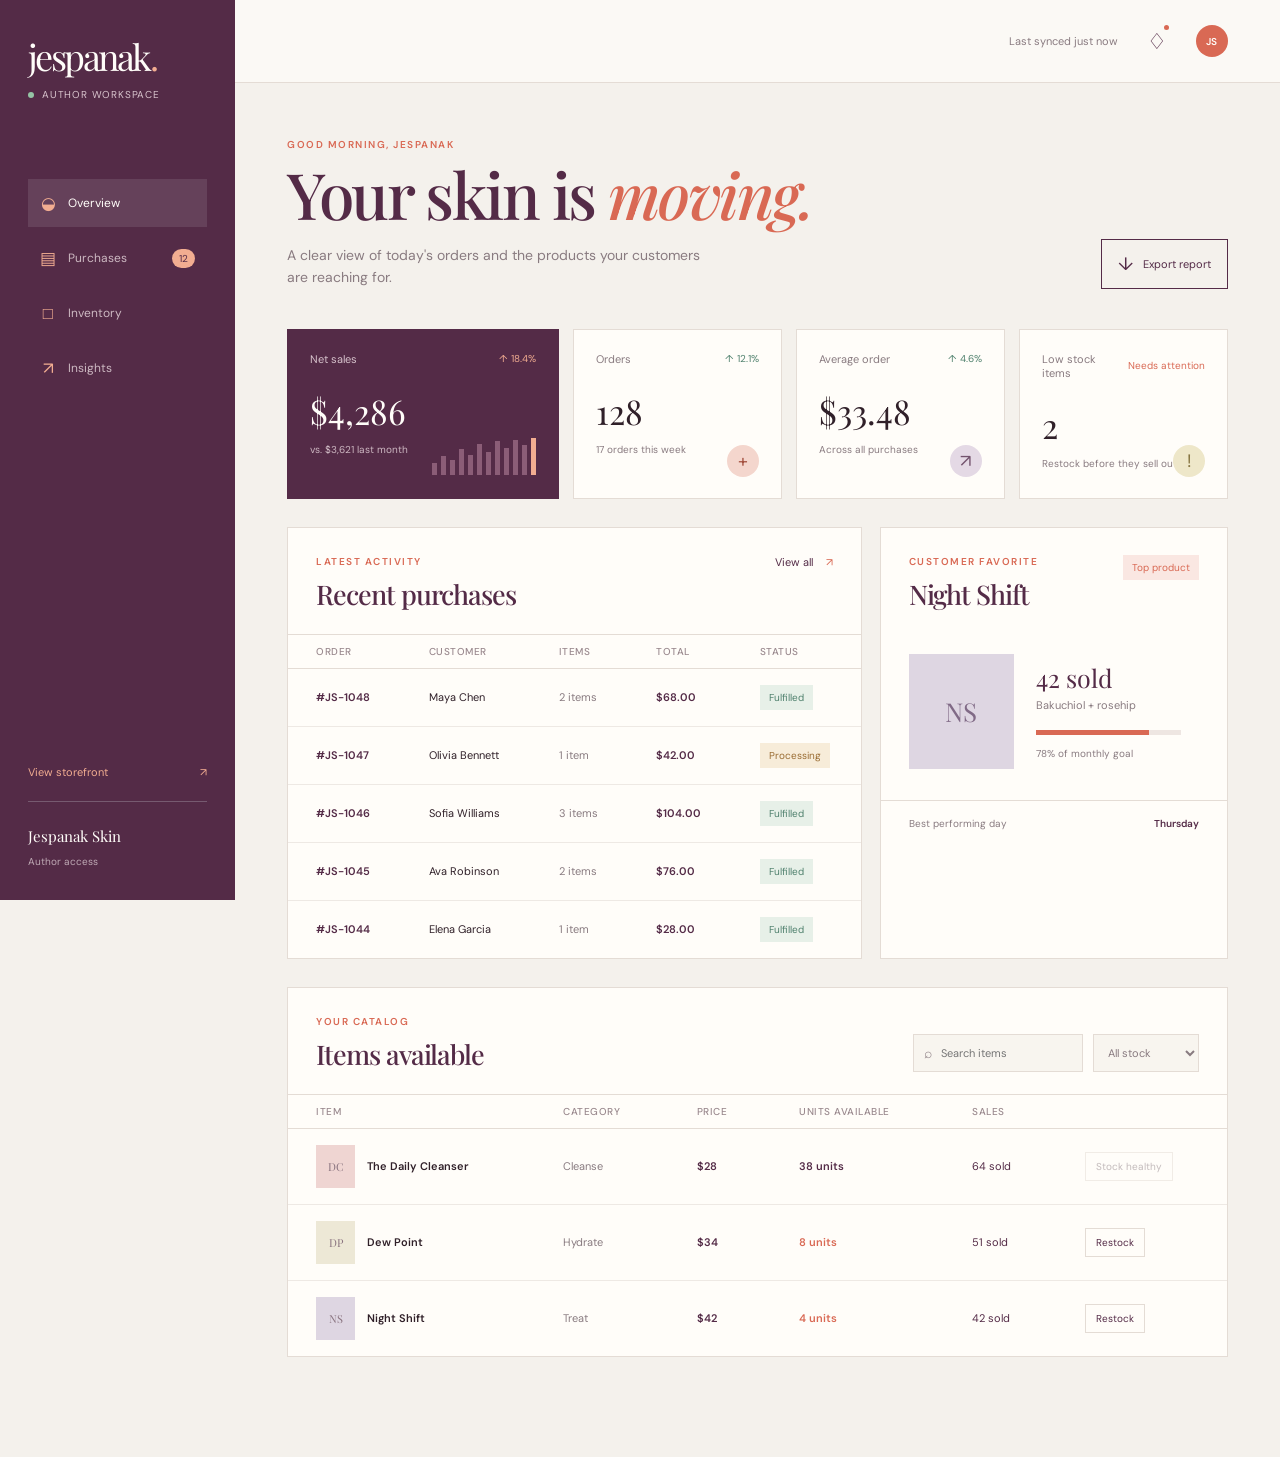
<file: Authorized/ceo.html>
<!DOCTYPE html>
<html lang="en">
<head>
	<meta charset="UTF-8">
	<meta name="viewport" content="width=device-width, initial-scale=1.0">
	<meta name="description" content="Jespanak Skin author dashboard for purchases and inventory.">
	<title>Jespanak | Author dashboard</title>
	<link rel="preconnect" href="https://fonts.googleapis.com">
	<link rel="preconnect" href="https://fonts.gstatic.com" crossorigin>
	<link href="https://fonts.googleapis.com/css2?family=DM+Sans:wght@400;500;600&family=Playfair+Display:ital,wght@0,500;0,600;1,500&display=swap" rel="stylesheet">
	<link rel="stylesheet" href="styleAuth.css">
</head>
<body>
	<div class="app-shell">
		<aside class="sidebar">
			<a class="brand" href="../Customer/index.html" aria-label="Jespanak storefront">jespanak<span>.</span></a>
			<div class="author-badge"><span class="status-dot"></span> Author workspace</div>
			<nav class="side-nav" aria-label="Dashboard navigation">
				<a class="side-link active" href="#overview"><span class="nav-icon">◒</span> Overview</a>
				<a class="side-link" href="#orders"><span class="nav-icon">▤</span> Purchases <span class="nav-count">12</span></a>
				<a class="side-link" href="#inventory"><span class="nav-icon">□</span> Inventory</a>
				<a class="side-link" href="#insights"><span class="nav-icon">↗</span> Insights</a>
			</nav>
			<div class="sidebar-footer">
				<a href="../Customer/index.html">View storefront <span>↗</span></a>
				<p>Jespanak Skin<br><span>Author access</span></p>
			</div>
		</aside>

		<main class="dashboard">
			<header class="topbar">
				<div class="mobile-brand"><a class="brand" href="../Customer/index.html">jespanak<span>.</span></a></div>
				<div class="topbar-actions"><span class="last-synced">Last synced just now</span><button class="icon-button" type="button" aria-label="View notifications">♢<span class="notification-dot"></span></button><button class="profile-button" type="button" aria-label="Open account menu">JS</button></div>
			</header>

			<div class="content-wrap">
				<section class="page-intro" id="overview">
					<div><p class="eyebrow">Good morning, Jespanak</p><h1>Your skin is <em>moving.</em></h1><p class="intro-copy">A clear view of today's orders and the products your customers are reaching for.</p></div>
					<button class="export-button" id="export-button" type="button"><span>↓</span> Export report</button>
				</section>

				<section class="stat-grid" aria-label="Store performance">
					<article class="stat-card stat-primary"><div class="stat-label"><span>Net sales</span><span class="trend up">↑ 18.4%</span></div><strong id="net-sales">$4,286</strong><small>vs. $3,621 last month</small><div class="mini-chart" aria-hidden="true"><i></i><i></i><i></i><i></i><i></i><i></i><i></i><i></i><i></i><i></i><i></i><i></i></div></article>
					<article class="stat-card"><div class="stat-label"><span>Orders</span><span class="trend up">↑ 12.1%</span></div><strong id="order-count">128</strong><small>17 orders this week</small><div class="stat-mark peach">+</div></article>
					<article class="stat-card"><div class="stat-label"><span>Average order</span><span class="trend up">↑ 4.6%</span></div><strong>$33.48</strong><small>Across all purchases</small><div class="stat-mark lilac">↗</div></article>
					<article class="stat-card"><div class="stat-label"><span>Low stock items</span><span class="trend warning">Needs attention</span></div><strong id="low-stock-count">2</strong><small>Restock before they sell out</small><div class="stat-mark butter">!</div></article>
				</section>

				<div class="dashboard-grid">
					<section class="panel orders-panel" id="orders">
						<div class="panel-heading"><div><p class="eyebrow">Latest activity</p><h2>Recent purchases</h2></div><a class="text-link" href="#orders">View all <span>↗</span></a></div>
						<div class="table-scroll"><table><thead><tr><th>Order</th><th>Customer</th><th>Items</th><th>Total</th><th>Status</th></tr></thead><tbody id="orders-body"></tbody></table></div>
					</section>
					<section class="panel spotlight-panel" id="insights"><div class="panel-heading"><div><p class="eyebrow">Customer favorite</p><h2>Night Shift</h2></div><span class="pill">Top product</span></div><div class="spotlight-content"><div class="product-orb lilac-orb"><span>NS</span></div><div><strong>42 sold</strong><p>Bakuchiol + rosehip</p><div class="progress-track"><span style="width: 78%"></span></div><small>78% of monthly goal</small></div></div><div class="spotlight-footer"><span>Best performing day</span><strong>Thursday</strong></div></section>
				</div>

				<section class="panel inventory-panel" id="inventory">
					<div class="panel-heading inventory-heading"><div><p class="eyebrow">Your catalog</p><h2>Items available</h2></div><div class="inventory-actions"><label class="search-field"><span>⌕</span><input id="inventory-search" type="search" placeholder="Search items" aria-label="Search inventory"></label><select id="stock-filter" aria-label="Filter inventory"><option value="all">All stock</option><option value="healthy">In stock</option><option value="low">Low stock</option><option value="out">Out of stock</option></select></div></div>
					<div class="table-scroll"><table class="inventory-table"><thead><tr><th>Item</th><th>Category</th><th>Price</th><th>Units available</th><th>Sales</th><th></th></tr></thead><tbody id="inventory-body"></tbody></table></div>
				</section>
			</div>
		</main>
	</div>
	<div class="toast" role="status" aria-live="polite"></div>
	<script src="functionAuth.js"></script>
</body>
</html>
</file>
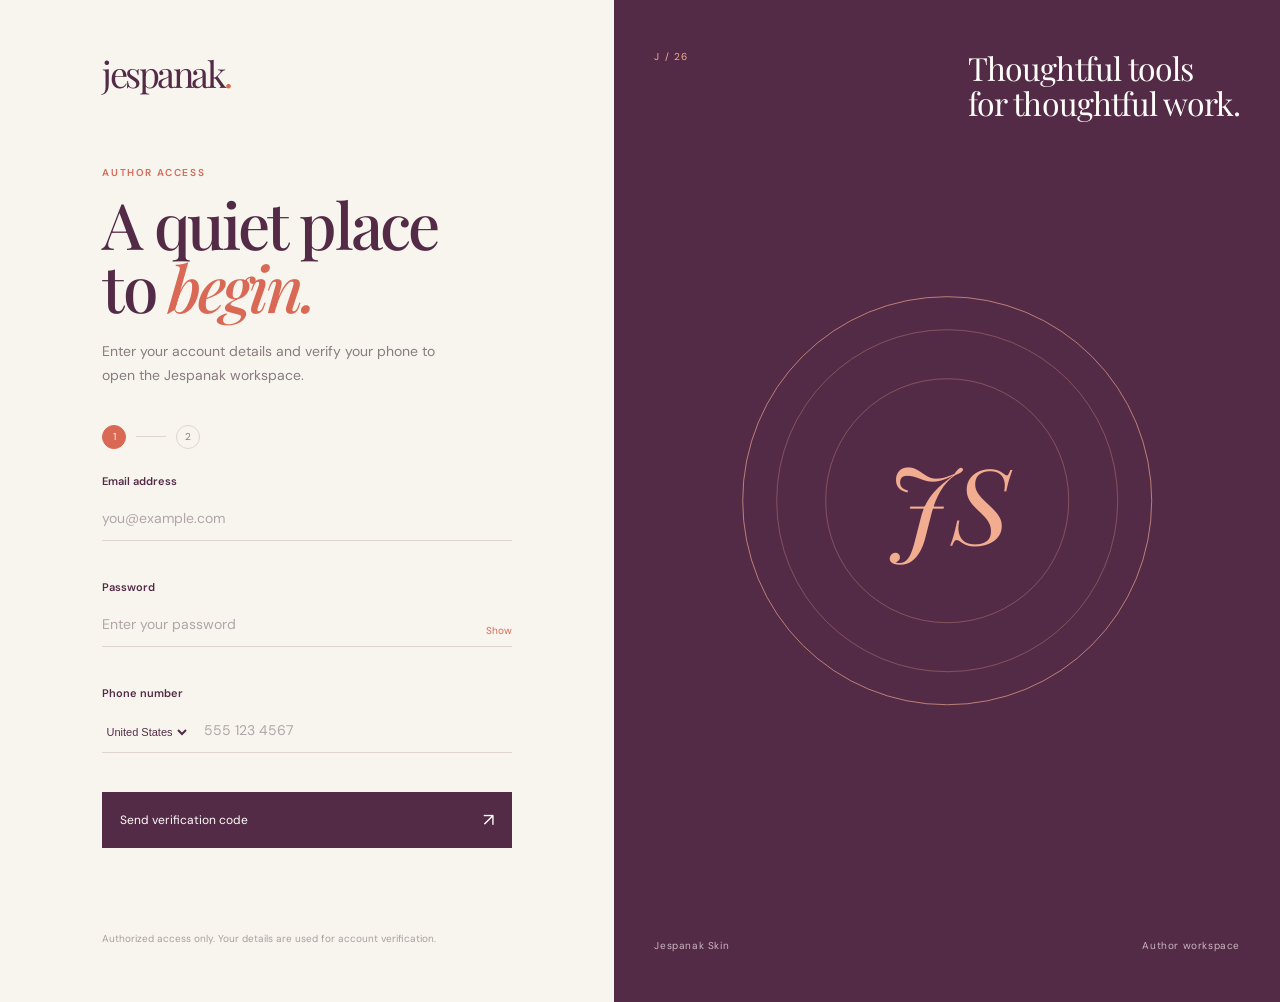
<file: Authorized/Authentication/authenticate.html>
<!DOCTYPE html>
<html lang="en">
<head>
	<meta charset="UTF-8">
	<meta name="viewport" content="width=device-width, initial-scale=1.0">
	<meta name="description" content="Authorize access to the Jespanak Skin dashboard.">
	<title>Jespanak | Author verification</title>
	<link rel="preconnect" href="https://fonts.googleapis.com">
	<link rel="preconnect" href="https://fonts.gstatic.com" crossorigin>
	<link href="https://fonts.googleapis.com/css2?family=DM+Sans:wght@400;500;600&family=Playfair+Display:ital,wght@0,500;0,600;1,500&display=swap" rel="stylesheet">
	<link rel="stylesheet" href="authen.css">
</head>
<body>
	<main class="auth-shell">
		<section class="auth-panel" aria-labelledby="auth-title">
			<a class="brand" href="../../Customer/index.html" aria-label="Return to Jespanak storefront">jespanak<span>.</span></a>
			<div class="auth-copy">
				<p class="eyebrow">Author access</p>
				<h1 id="auth-title">A quiet place<br>to <em>begin.</em></h1>
				<p>Enter your account details and verify your phone to open the Jespanak workspace.</p>
			</div>

			<div class="step-indicator" aria-label="Authentication progress"><span class="step active" data-step="1">1</span><i></i><span class="step" data-step="2">2</span></div>
			<form id="account-form" novalidate>
				<div class="form-field"><label for="email">Email address</label><input id="email" name="email" type="email" autocomplete="email" placeholder="you@example.com" required><small class="field-error" data-error-for="email"></small></div>
				<div class="form-field"><label for="password">Password</label><div class="password-wrap"><input id="password" name="password" type="password" autocomplete="current-password" placeholder="Enter your password" minlength="8" required><button class="password-toggle" type="button" aria-label="Show password">Show</button></div><small class="field-error" data-error-for="password"></small></div>
				<div class="form-field"><label for="phone">Phone number</label><div class="phone-input"><select id="country-code" name="country-code" aria-label="Country code">
					<option value="+1" selected>United States +1</option>
					<option value="+93">Afghanistan +93</option><option value="+355">Albania +355</option><option value="+213">Algeria +213</option><option value="+376">Andorra +376</option><option value="+244">Angola +244</option><option value="+1264">Anguilla +1264</option><option value="+1268">Antigua and Barbuda +1268</option><option value="+54">Argentina +54</option><option value="+374">Armenia +374</option><option value="+297">Aruba +297</option><option value="+61">Australia +61</option><option value="+43">Austria +43</option><option value="+994">Azerbaijan +994</option>
					<option value="+1242">Bahamas +1242</option><option value="+973">Bahrain +973</option><option value="+880">Bangladesh +880</option><option value="+1246">Barbados +1246</option><option value="+375">Belarus +375</option><option value="+32">Belgium +32</option><option value="+501">Belize +501</option><option value="+229">Benin +229</option><option value="+1441">Bermuda +1441</option><option value="+975">Bhutan +975</option><option value="+591">Bolivia +591</option><option value="+387">Bosnia and Herzegovina +387</option><option value="+267">Botswana +267</option><option value="+55">Brazil +55</option><option value="+673">Brunei +673</option><option value="+359">Bulgaria +359</option><option value="+226">Burkina Faso +226</option><option value="+257">Burundi +257</option>
					<option value="+855">Cambodia +855</option><option value="+237">Cameroon +237</option><option value="+1">Canada +1</option><option value="+238">Cape Verde +238</option><option value="+1345">Cayman Islands +1345</option><option value="+236">Central African Republic +236</option><option value="+235">Chad +235</option><option value="+56">Chile +56</option><option value="+86">China +86</option><option value="+57">Colombia +57</option><option value="+269">Comoros +269</option><option value="+242">Congo +242</option><option value="+243">Congo, Democratic Republic +243</option><option value="+682">Cook Islands +682</option><option value="+506">Costa Rica +506</option><option value="+385">Croatia +385</option><option value="+53">Cuba +53</option><option value="+357">Cyprus +357</option><option value="+420">Czech Republic +420</option>
					<option value="+45">Denmark +45</option><option value="+253">Djibouti +253</option><option value="+1767">Dominica +1767</option><option value="+1809">Dominican Republic +1809</option><option value="+593">Ecuador +593</option><option value="+20">Egypt +20</option><option value="+503">El Salvador +503</option><option value="+240">Equatorial Guinea +240</option><option value="+291">Eritrea +291</option><option value="+372">Estonia +372</option><option value="+268">Eswatini +268</option><option value="+251">Ethiopia +251</option><option value="+500">Falkland Islands +500</option><option value="+298">Faroe Islands +298</option><option value="+679">Fiji +679</option><option value="+358">Finland +358</option><option value="+33">France +33</option><option value="+594">French Guiana +594</option><option value="+689">French Polynesia +689</option>
					<option value="+241">Gabon +241</option><option value="+220">Gambia +220</option><option value="+995">Georgia +995</option><option value="+49">Germany +49</option><option value="+233">Ghana +233</option><option value="+350">Gibraltar +350</option><option value="+30">Greece +30</option><option value="+299">Greenland +299</option><option value="+1473">Grenada +1473</option><option value="+590">Guadeloupe +590</option><option value="+1671">Guam +1671</option><option value="+502">Guatemala +502</option><option value="+224">Guinea +224</option><option value="+245">Guinea-Bissau +245</option><option value="+592">Guyana +592</option><option value="+509">Haiti +509</option><option value="+504">Honduras +504</option><option value="+852">Hong Kong +852</option><option value="+36">Hungary +36</option><option value="+354">Iceland +354</option><option value="+91">India +91</option><option value="+62">Indonesia +62</option><option value="+98">Iran +98</option><option value="+964">Iraq +964</option><option value="+353">Ireland +353</option><option value="+972">Israel +972</option><option value="+39">Italy +39</option><option value="+1876">Jamaica +1876</option><option value="+81">Japan +81</option><option value="+962">Jordan +962</option>
					<option value="+7">Kazakhstan +7</option><option value="+254">Kenya +254</option><option value="+686">Kiribati +686</option><option value="+383">Kosovo +383</option><option value="+965">Kuwait +965</option><option value="+996">Kyrgyzstan +996</option><option value="+856">Laos +856</option><option value="+371">Latvia +371</option><option value="+961">Lebanon +961</option><option value="+266">Lesotho +266</option><option value="+231">Liberia +231</option><option value="+218">Libya +218</option><option value="+423">Liechtenstein +423</option><option value="+370">Lithuania +370</option><option value="+352">Luxembourg +352</option><option value="+853">Macao +853</option><option value="+261">Madagascar +261</option><option value="+265">Malawi +265</option><option value="+60">Malaysia +60</option><option value="+960">Maldives +960</option><option value="+356">Malta +356</option><option value="+692">Marshall Islands +692</option><option value="+596">Martinique +596</option><option value="+222">Mauritania +222</option><option value="+230">Mauritius +230</option><option value="+52">Mexico +52</option><option value="+691">Micronesia +691</option><option value="+373">Moldova +373</option><option value="+377">Monaco +377</option><option value="+976">Mongolia +976</option><option value="+382">Montenegro +382</option><option value="+1664">Montserrat +1664</option><option value="+212">Morocco +212</option><option value="+258">Mozambique +258</option><option value="+95">Myanmar +95</option>
					<option value="+264">Namibia +264</option><option value="+674">Nauru +674</option><option value="+977">Nepal +977</option><option value="+31">Netherlands +31</option><option value="+687">New Caledonia +687</option><option value="+64">New Zealand +64</option><option value="+505">Nicaragua +505</option><option value="+227">Niger +227</option><option value="+234">Nigeria +234</option><option value="+683">Niue +683</option><option value="+672">Norfolk Island +672</option><option value="+389">North Macedonia +389</option><option value="+1670">Northern Mariana Islands +1670</option><option value="+47">Norway +47</option><option value="+968">Oman +968</option><option value="+92">Pakistan +92</option><option value="+680">Palau +680</option><option value="+970">Palestine +970</option><option value="+507">Panama +507</option><option value="+675">Papua New Guinea +675</option><option value="+595">Paraguay +595</option><option value="+51">Peru +51</option><option value="+63">Philippines +63</option><option value="+48">Poland +48</option><option value="+351">Portugal +351</option><option value="+974">Qatar +974</option><option value="+262">Reunion +262</option><option value="+40">Romania +40</option><option value="+7">Russia +7</option><option value="+250">Rwanda +250</option>
					<option value="+290">Saint Helena +290</option><option value="+1869">Saint Kitts and Nevis +1869</option><option value="+1758">Saint Lucia +1758</option><option value="+508">Saint Pierre and Miquelon +508</option><option value="+1784">Saint Vincent and the Grenadines +1784</option><option value="+685">Samoa +685</option><option value="+378">San Marino +378</option><option value="+239">Sao Tome and Principe +239</option><option value="+966">Saudi Arabia +966</option><option value="+221">Senegal +221</option><option value="+381">Serbia +381</option><option value="+248">Seychelles +248</option><option value="+232">Sierra Leone +232</option><option value="+65">Singapore +65</option><option value="+421">Slovakia +421</option><option value="+386">Slovenia +386</option><option value="+677">Solomon Islands +677</option><option value="+252">Somalia +252</option><option value="+27">South Africa +27</option><option value="+211">South Sudan +211</option><option value="+34">Spain +34</option><option value="+94">Sri Lanka +94</option><option value="+249">Sudan +249</option><option value="+597">Suriname +597</option><option value="+46">Sweden +46</option><option value="+41">Switzerland +41</option><option value="+963">Syria +963</option><option value="+886">Taiwan +886</option><option value="+992">Tajikistan +992</option><option value="+255">Tanzania +255</option><option value="+66">Thailand +66</option><option value="+670">Timor-Leste +670</option><option value="+228">Togo +228</option><option value="+690">Tokelau +690</option><option value="+676">Tonga +676</option><option value="+1868">Trinidad and Tobago +1868</option><option value="+216">Tunisia +216</option><option value="+90">Turkey +90</option><option value="+993">Turkmenistan +993</option><option value="+1649">Turks and Caicos Islands +1649</option><option value="+688">Tuvalu +688</option>
					<option value="+256">Uganda +256</option><option value="+380">Ukraine +380</option><option value="+971">United Arab Emirates +971</option><option value="+44">United Kingdom +44</option><option value="+598">Uruguay +598</option><option value="+998">Uzbekistan +998</option><option value="+678">Vanuatu +678</option><option value="+379">Vatican City +379</option><option value="+58">Venezuela +58</option><option value="+84">Vietnam +84</option><option value="+1340">US Virgin Islands +1340</option><option value="+681">Wallis and Futuna +681</option><option value="+212">Western Sahara +212</option><option value="+967">Yemen +967</option><option value="+260">Zambia +260</option><option value="+263">Zimbabwe +263</option>
				</select><input id="phone" name="phone" type="tel" autocomplete="tel-national" placeholder="555 123 4567" required></div><small class="field-error" data-error-for="phone"></small></div>
				<button class="primary-button" type="submit">Send verification code <span>↗</span></button>
				<p class="form-status" id="account-status" role="status" aria-live="polite"></p>
			</form>

			<form id="code-form" hidden novalidate>
				<div class="code-heading"><p class="eyebrow">One more step</p><h2>Check your phone.</h2><p>Enter the 8-character code sent to <strong id="phone-preview"></strong>.</p></div>
				<div class="form-field"><label for="verification-code">Verification code</label><input id="verification-code" name="verification-code" type="text" inputmode="text" autocomplete="one-time-code" autocapitalize="characters" maxlength="8" placeholder="XXXXXXXX" required><small class="field-error" data-error-for="verification-code"></small></div>
				<button class="primary-button" type="submit">Verify and continue <span>↗</span></button>
				<button class="back-button" id="back-button" type="button">← Change account details</button>
				<p class="form-status" id="code-status" role="status" aria-live="polite"></p>
			</form>

			<p class="auth-note">Authorized access only. Your details are used for account verification.</p>
		</section>
		<aside class="auth-art" aria-label="Jespanak author workspace"><div class="art-copy"><span>J / 26</span><p>Thoughtful tools<br>for thoughtful work.</p></div><div class="art-circle"><span>JS</span></div><div class="art-footer"><span>Jespanak Skin</span><span>Author workspace</span></div></aside>
	</main>
	<div class="loading-screen" id="loading-screen" aria-hidden="true" role="status" aria-live="polite">
		<div class="loading-mark" aria-hidden="true"><span></span><span></span><span></span></div>
		<p>Opening your workspace</p>
		<small>Just a moment</small>
	</div>
	<script src="authen.js"></script>
</body>
</html>
</file>
<file: Authorized/styleAuth.css>
@import url('https://fonts.googleapis.com/css2?family=DM+Sans:wght@400;500;600&family=Playfair+Display:ital,wght@0,500;0,600;1,500&display=swap');

:root { --ink: #302029; --plum: #542b47; --coral: #d96954; --cream: #f8f5ef; --white: #fffdf9; --line: #e4dcd5; --muted: #897b80; --pale-plum: #efe6ec; --green: #4f806d; }
* { box-sizing: border-box; }
html { scroll-behavior: smooth; }
body { margin: 0; color: var(--ink); background: #f4f1ec; font-family: 'DM Sans', sans-serif; font-size: 14px; }
a { color: inherit; text-decoration: none; }
button, input, select { font: inherit; }
button { cursor: pointer; }
.app-shell { display: flex; min-height: 100vh; }
.sidebar { position: fixed; inset: 0 auto 0 0; display: flex; flex-direction: column; width: 235px; padding: 38px 28px 30px; color: var(--white); background: var(--plum); }
.brand { font: 36px/1 'Playfair Display', serif; letter-spacing: -.07em; }
.brand span { color: #f2ad91; }
.author-badge { display: flex; align-items: center; gap: 8px; margin-top: 14px; color: #d8c4cd; font-size: 10px; letter-spacing: .08em; text-transform: uppercase; }
.status-dot { width: 6px; height: 6px; border-radius: 50%; background: #95c4a5; }
.side-nav { display: grid; gap: 7px; margin-top: 78px; }
.side-link { display: flex; align-items: center; gap: 12px; padding: 13px 12px; color: #cdb9c2; font-size: 12px; transition: color .2s ease, background .2s ease; }
.side-link:hover, .side-link.active { color: var(--white); background: rgba(255,255,255,.1); }
.nav-icon { width: 16px; color: #f2ad91; font-size: 17px; text-align: center; }
.nav-count { margin-left: auto; padding: 3px 7px; border-radius: 20px; color: var(--plum); background: #f2ad91; font-size: 10px; }
.sidebar-footer { margin-top: auto; }
.sidebar-footer > a { display: flex; justify-content: space-between; padding-bottom: 22px; border-bottom: 1px solid #765a70; color: #f2ad91; font-size: 11px; }
.sidebar-footer p { margin: 23px 0 0; color: var(--white); font: 15px/1.5 'Playfair Display', serif; }
.sidebar-footer p span { color: #bfaab5; font: 10px 'DM Sans', sans-serif; }
.dashboard { flex: 1; min-width: 0; margin-left: 235px; }
.topbar { display: flex; justify-content: flex-end; align-items: center; min-height: 83px; padding: 0 5%; border-bottom: 1px solid var(--line); background: rgba(255,253,249,.7); }
.topbar-actions { display: flex; align-items: center; gap: 22px; }
.last-synced { color: var(--muted); font-size: 11px; }
.icon-button { position: relative; padding: 7px; border: 0; color: var(--plum); background: none; font-size: 22px; }
.notification-dot { position: absolute; top: 5px; right: 5px; width: 5px; height: 5px; border-radius: 50%; background: var(--coral); }
.profile-button { width: 32px; height: 32px; border: 0; border-radius: 50%; color: var(--white); background: var(--coral); font-size: 10px; font-weight: 600; }
.mobile-brand { display: none; }
.content-wrap { max-width: 1400px; margin: auto; padding: 55px 5% 80px; }
.page-intro { display: flex; justify-content: space-between; align-items: end; margin-bottom: 40px; }
.eyebrow { margin: 0 0 12px; color: var(--coral); font-size: 10px; font-weight: 600; letter-spacing: .15em; text-transform: uppercase; }
h1, h2 { margin: 0; color: var(--plum); font-family: 'Playfair Display', serif; font-weight: 500; letter-spacing: -.04em; }
h1 { font-size: clamp(42px, 5vw, 66px); line-height: .98; }
h1 em { color: var(--coral); }
h2 { font-size: 28px; }
.intro-copy { max-width: 430px; margin: 18px 0 0; color: var(--muted); line-height: 1.6; }
.export-button { display: inline-flex; align-items: center; gap: 10px; padding: 12px 16px; border: 1px solid var(--plum); color: var(--plum); background: transparent; font-size: 11px; transition: color .2s ease, background .2s ease; }
.export-button:hover { color: var(--white); background: var(--plum); }
.export-button span { font-size: 18px; }
.stat-grid { display: grid; grid-template-columns: 1.3fr repeat(3, 1fr); gap: 14px; margin-bottom: 28px; }
.stat-card { position: relative; min-height: 170px; padding: 22px; border: 1px solid var(--line); background: var(--white); overflow: hidden; }
.stat-primary { color: var(--white); background: var(--plum); border-color: var(--plum); }
.stat-label { display: flex; justify-content: space-between; align-items: center; color: var(--muted); font-size: 11px; }
.stat-primary .stat-label { color: #d7c3cc; }
.stat-card strong { display: block; margin: 22px 0 5px; font: 34px 'Playfair Display', serif; }
.stat-card small { color: var(--muted); font-size: 10px; }
.stat-primary small { color: #cdb8c2; }
.trend { font-size: 10px; }
.trend.up { color: var(--green); }
.stat-primary .trend.up { color: #f2ad91; }
.trend.warning { color: var(--coral); }
.mini-chart { position: absolute; right: 22px; bottom: 23px; display: flex; align-items: end; gap: 4px; height: 37px; }
.mini-chart i { display: block; width: 5px; background: #b8889e; opacity: .55; }
.mini-chart i:nth-child(1) { height: 12px; }.mini-chart i:nth-child(2) { height: 19px; }.mini-chart i:nth-child(3) { height: 15px; }.mini-chart i:nth-child(4) { height: 26px; }.mini-chart i:nth-child(5) { height: 20px; }.mini-chart i:nth-child(6) { height: 31px; }.mini-chart i:nth-child(7) { height: 23px; }.mini-chart i:nth-child(8) { height: 34px; }.mini-chart i:nth-child(9) { height: 27px; }.mini-chart i:nth-child(10) { height: 35px; }.mini-chart i:nth-child(11) { height: 30px; }.mini-chart i:nth-child(12) { height: 37px; background: #f2ad91; opacity: 1; }
.stat-mark { position: absolute; right: 22px; bottom: 21px; display: grid; place-items: center; width: 32px; height: 32px; border-radius: 50%; font-size: 18px; }
.peach { color: #a34f3e; background: #f4d6cd; }.lilac { color: #73536d; background: #e4d9e5; }.butter { color: #877642; background: #eee7c9; }
.dashboard-grid { display: grid; grid-template-columns: 1.65fr 1fr; gap: 18px; margin-bottom: 28px; }
.panel { border: 1px solid var(--line); background: var(--white); }
.panel-heading { display: flex; justify-content: space-between; align-items: start; padding: 27px 28px 22px; }
.panel-heading .eyebrow { margin-bottom: 8px; }.panel-heading h2 { font-size: 27px; }
.text-link { color: var(--plum); font-size: 11px; }.text-link span { margin-left: 10px; color: var(--coral); }
.table-scroll { overflow-x: auto; }
table { width: 100%; border-collapse: collapse; text-align: left; }
th { padding: 10px 28px; color: #9a898e; border-top: 1px solid var(--line); border-bottom: 1px solid var(--line); font-size: 10px; font-weight: 500; letter-spacing: .05em; text-transform: uppercase; white-space: nowrap; }
td { padding: 16px 28px; border-bottom: 1px solid #eee9e4; color: var(--muted); font-size: 11px; white-space: nowrap; }
tbody tr:last-child td { border-bottom: 0; }
.order-id { color: var(--plum); font-weight: 600; }.customer-name { color: var(--ink); }.order-total { color: var(--plum); font-weight: 600; }
.status { display: inline-block; padding: 6px 9px; font-size: 10px; }.status.fulfilled { color: var(--green); background: #e7f0e8; }.status.processing { color: #9a6c32; background: #f7ecd9; }
.pill { padding: 6px 9px; color: var(--coral); background: #fae7e2; font-size: 10px; }
.spotlight-content { display: flex; align-items: center; gap: 22px; padding: 20px 28px 31px; }.product-orb { display: grid; place-items: center; width: 105px; height: 115px; flex: 0 0 auto; color: #806a86; font: 26px 'Playfair Display', serif; }.lilac-orb { background: #ded6e2; }
.spotlight-content strong { color: var(--plum); font: 25px 'Playfair Display', serif; }.spotlight-content p { margin: 4px 0 18px; color: var(--muted); font-size: 11px; }.spotlight-content small { color: var(--muted); font-size: 10px; }
.progress-track { width: 145px; height: 5px; margin: 0 0 8px; background: #eee6e2; }.progress-track span { display: block; height: 100%; background: var(--coral); }
.spotlight-footer { display: flex; justify-content: space-between; padding: 16px 28px; border-top: 1px solid var(--line); color: var(--muted); font-size: 10px; }.spotlight-footer strong { color: var(--plum); font-weight: 600; }
.inventory-panel { margin-bottom: 20px; }.inventory-heading { align-items: end; }.inventory-actions { display: flex; gap: 10px; }.search-field { display: flex; align-items: center; gap: 7px; width: 170px; padding: 9px 10px; border: 1px solid var(--line); color: var(--muted); background: var(--cream); }.search-field input { width: 100%; border: 0; outline: 0; color: var(--ink); background: transparent; font-size: 11px; }.inventory-actions select { padding: 0 10px; border: 1px solid var(--line); outline: 0; color: var(--muted); background: var(--cream); font-size: 11px; }
.inventory-table td { vertical-align: middle; }.item-cell { display: flex; align-items: center; gap: 12px; color: var(--ink); font-weight: 600; }.item-swatch { display: grid; place-items: center; width: 39px; height: 43px; color: #88727e; font: 11px 'Playfair Display', serif; }.swatch-blush { background: #efd5d2; }.swatch-butter { background: #ede8d6; }.swatch-lilac { background: #ded6e2; }.category { color: var(--muted); }.stock-number { color: var(--plum); font-weight: 600; }.stock-number.low { color: var(--coral); }.stock-number.out { color: #a19a98; }.sales-number { color: var(--plum); }.restock-button { padding: 7px 10px; border: 1px solid var(--line); color: var(--plum); background: transparent; font-size: 10px; }.restock-button:hover { color: var(--white); background: var(--plum); }.restock-button:disabled { cursor: default; color: var(--muted); background: transparent; opacity: .5; }
.toast { position: fixed; right: 25px; bottom: 25px; z-index: 5; padding: 13px 18px; color: var(--white); background: var(--plum); font-size: 11px; opacity: 0; transform: translateY(12px); transition: opacity .2s ease, transform .2s ease; pointer-events: none; }.toast.show { opacity: 1; transform: translateY(0); }
@media (max-width: 1100px) { .sidebar { width: 200px; padding-right: 20px; padding-left: 20px; }.dashboard { margin-left: 200px; }.stat-grid { grid-template-columns: repeat(2, 1fr); }.stat-primary { grid-column: span 2; }.dashboard-grid { grid-template-columns: 1fr; } }
@media (max-width: 700px) { .sidebar { position: static; display: none; }.dashboard { margin-left: 0; }.topbar { justify-content: space-between; min-height: 68px; padding: 0 6%; }.mobile-brand { display: block; }.mobile-brand .brand { font-size: 29px; }.last-synced { display: none; }.content-wrap { padding: 38px 6% 60px; }.page-intro { display: block; }.export-button { margin-top: 26px; }.stat-grid { grid-template-columns: 1fr 1fr; gap: 10px; }.stat-primary { grid-column: span 2; }.stat-card { min-height: 150px; padding: 17px; }.stat-card strong { margin-top: 18px; font-size: 29px; }.mini-chart { right: 15px; bottom: 17px; }.stat-mark { right: 15px; bottom: 17px; }.panel-heading { padding: 23px 18px 19px; }.panel-heading h2 { font-size: 24px; }.inventory-heading { display: block; }.inventory-actions { margin-top: 20px; }.search-field { flex: 1; }.inventory-actions select { width: 105px; } th { padding-right: 18px; padding-left: 18px; } td { padding-right: 18px; padding-left: 18px; }.spotlight-content { padding-right: 18px; padding-left: 18px; }.spotlight-footer { padding-right: 18px; padding-left: 18px; } }
</file>
<file: Authorized/Authentication/authen.css>
@import url('https://fonts.googleapis.com/css2?family=DM+Sans:wght@400;500;600&family=Playfair+Display:ital,wght@0,500;0,600;1,500&display=swap');

:root { --ink: #302029; --plum: #542b47; --coral: #d96954; --cream: #f8f5ef; --white: #fffdf9; --line: #dfd5ce; --muted: #897b80; --error: #a64739; }
* { box-sizing: border-box; }
body { min-height: 100vh; margin: 0; color: var(--ink); background: var(--cream); font-family: 'DM Sans', sans-serif; font-size: 14px; }
a { color: inherit; text-decoration: none; }
button, input { font: inherit; }
button { cursor: pointer; }
.auth-shell { display: grid; grid-template-columns: minmax(420px, 48%) 1fr; min-height: 100vh; }
.auth-panel { display: flex; flex-direction: column; justify-content: center; width: min(100%, 520px); margin: auto; padding: 55px 9%; }
.brand { align-self: flex-start; color: var(--plum); font: 36px/1 'Playfair Display', serif; letter-spacing: -.07em; }.brand span { color: var(--coral); }
.auth-copy { margin: 75px 0 38px; }.eyebrow { margin: 0 0 14px; color: var(--coral); font-size: 10px; font-weight: 600; letter-spacing: .16em; text-transform: uppercase; }
h1, h2 { margin: 0; color: var(--plum); font-family: 'Playfair Display', serif; font-weight: 500; letter-spacing: -.045em; line-height: .98; } h1 { font-size: clamp(48px, 5vw, 70px); } h1 em { color: var(--coral); } h2 { font-size: 36px; }
.auth-copy > p:not(.eyebrow), .code-heading > p:not(.eyebrow) { max-width: 350px; margin: 22px 0 0; color: var(--muted); line-height: 1.65; }.code-heading { margin: 72px 0 35px; }.code-heading p { margin-bottom: 0; }.code-heading strong { color: var(--plum); font-weight: 600; }
.step-indicator { display: flex; align-items: center; gap: 10px; margin-bottom: 25px; }.step { display: grid; place-items: center; width: 24px; height: 24px; border: 1px solid var(--line); border-radius: 50%; color: var(--muted); font-size: 10px; }.step.active { border-color: var(--coral); color: var(--white); background: var(--coral); }.step-indicator i { width: 30px; height: 1px; background: var(--line); }
.form-field { margin-bottom: 19px; }.form-field label { display: block; margin-bottom: 8px; color: var(--plum); font-size: 11px; font-weight: 600; }.form-field input { width: 100%; padding: 13px 0; border: 0; border-bottom: 1px solid var(--line); outline: 0; color: var(--ink); background: transparent; transition: border-color .2s ease; }.form-field input::placeholder { color: #b1a5a7; }.form-field input:focus { border-color: var(--plum); }.form-field input.invalid { border-color: var(--error); }.field-error { display: block; min-height: 15px; margin-top: 5px; color: var(--error); font-size: 10px; }
.phone-input { display: flex; align-items: end; gap: 14px; border-bottom: 1px solid var(--line); }.phone-input:focus-within { border-color: var(--plum); }.phone-input select { width: 88px; padding: 13px 0; border: 0; outline: 0; color: var(--plum); background: transparent; font-size: 11px; }.phone-input input { flex: 1; border-bottom: 0; }.phone-input input.invalid { border-bottom: 0; }
.password-wrap { position: relative; }.password-wrap input { padding-right: 55px; }.password-toggle { position: absolute; right: 0; bottom: 10px; padding: 0; border: 0; color: var(--coral); background: none; font-size: 10px; }
.primary-button { display: flex; align-items: center; justify-content: space-between; width: 100%; margin-top: 9px; padding: 16px 18px; border: 0; color: var(--white); background: var(--plum); font-size: 12px; transition: background .2s ease, transform .2s ease; }.primary-button:hover { background: var(--coral); transform: translateY(-2px); }.primary-button span { font-size: 18px; }
.back-button { margin-top: 18px; padding: 0; border: 0; color: var(--plum); background: none; font-size: 11px; }.back-button:hover { color: var(--coral); }.form-status { min-height: 18px; margin: 15px 0 0; color: var(--coral); font-size: 11px; line-height: 1.5; }.auth-note { margin: 50px 0 0; color: #aa9da0; font-size: 10px; line-height: 1.6; }
.loading-screen { position: fixed; inset: 0; z-index: 10; display: flex; flex-direction: column; align-items: center; justify-content: center; color: var(--white); background: var(--plum); opacity: 0; pointer-events: none; transition: opacity .35s ease; }.loading-screen.is-visible { opacity: 1; pointer-events: auto; }.loading-screen p { margin: 28px 0 6px; font: 25px 'Playfair Display', serif; }.loading-screen small { color: #d4c1ca; font-size: 10px; letter-spacing: .1em; text-transform: uppercase; }.loading-mark { position: relative; width: 68px; height: 68px; border: 1px solid rgba(242,173,145,.35); border-radius: 50%; animation: loading-spin 1.8s linear infinite; }.loading-mark::before, .loading-mark::after { position: absolute; border-radius: 50%; content: ''; }.loading-mark::before { inset: 8px; border: 1px solid rgba(242,173,145,.5); }.loading-mark::after { top: -1px; left: 50%; width: 9px; height: 9px; background: #f2ad91; transform: translateX(-50%); }.loading-mark span { position: absolute; top: 50%; left: 50%; width: 4px; height: 4px; border-radius: 50%; background: #f2ad91; transform-origin: 0 0; }.loading-mark span:nth-child(1) { transform: rotate(45deg) translate(27px); opacity: .85; }.loading-mark span:nth-child(2) { transform: rotate(165deg) translate(27px); opacity: .55; }.loading-mark span:nth-child(3) { transform: rotate(285deg) translate(27px); opacity: .3; } @keyframes loading-spin { to { transform: rotate(360deg); } }
.auth-art { position: relative; display: flex; flex-direction: column; justify-content: space-between; min-height: 100vh; padding: 50px 6%; overflow: hidden; color: var(--white); background: var(--plum); }.art-copy { position: relative; z-index: 1; display: flex; justify-content: space-between; color: #f2ad91; font-size: 10px; letter-spacing: .12em; text-transform: uppercase; }.art-copy p { margin: 0; color: var(--white); font: 32px/1.1 'Playfair Display', serif; letter-spacing: -.03em; text-transform: none; }.art-circle { position: absolute; top: 50%; left: 50%; display: grid; place-items: center; width: min(32vw, 440px); aspect-ratio: 1; border: 1px solid rgba(242,173,145,.65); border-radius: 50%; transform: translate(-50%, -50%); }.art-circle::before, .art-circle::after { position: absolute; border: 1px solid rgba(242,173,145,.3); border-radius: 50%; content: ''; }.art-circle::before { inset: 8%; }.art-circle::after { inset: 20%; }.art-circle span { position: relative; z-index: 1; color: #f2ad91; font: italic 105px 'Playfair Display', serif; }.art-footer { display: flex; justify-content: space-between; color: #cbb6c0; font-size: 10px; letter-spacing: .06em; }
[hidden] { display: none !important; }
@media (max-width: 750px) { .auth-shell { display: block; }.auth-panel { width: 100%; min-height: 100vh; padding: 35px 8% 45px; }.auth-copy { margin-top: 70px; }.auth-art { display: none; } }
</file>
